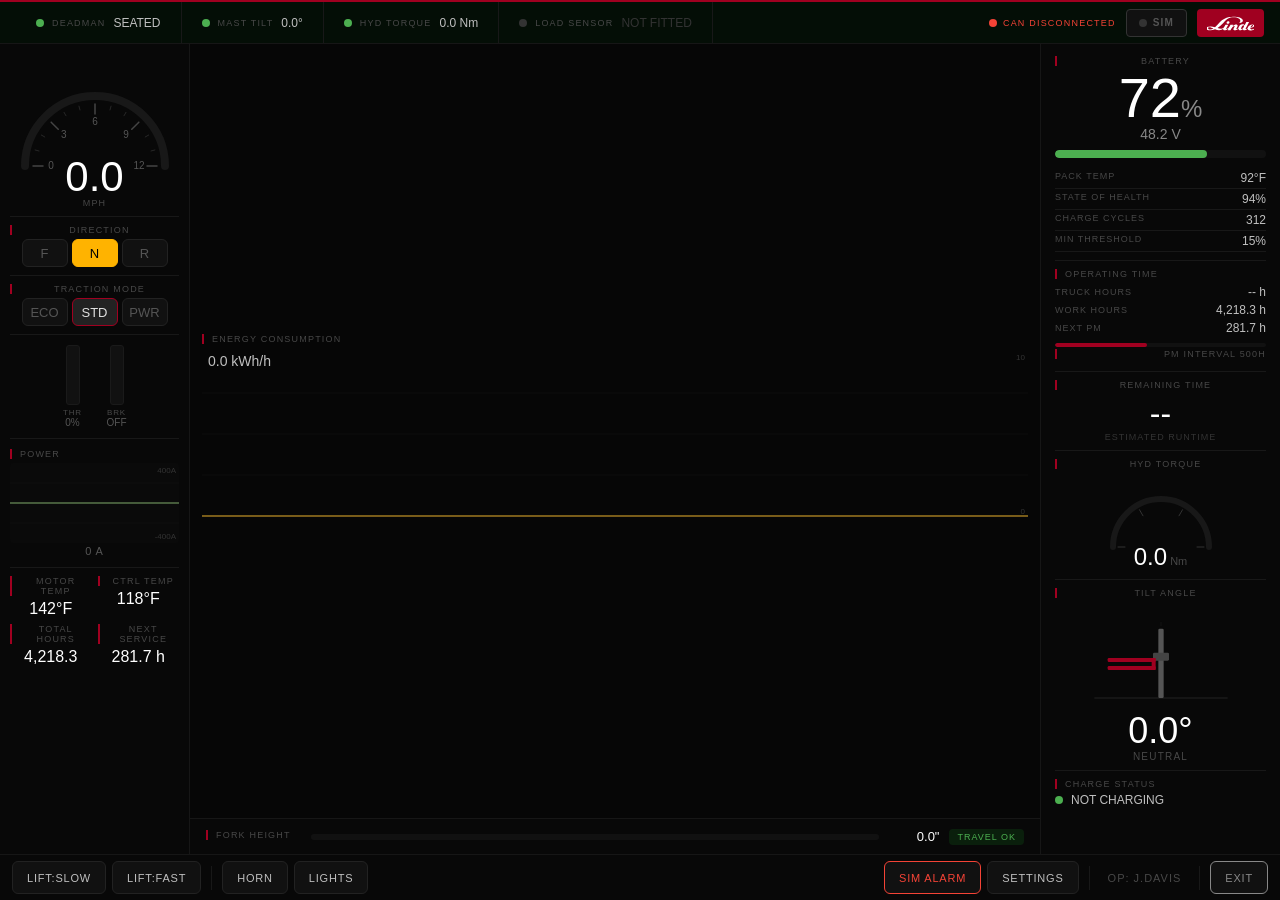
<file: index.html>
<!DOCTYPE html>
<html lang="en">
<head>
  <meta charset="UTF-8">
  <meta name="viewport" content="width=device-width, initial-scale=1.0">
  <title>Forklift Dashboard</title>
  <link rel="stylesheet" href="style.css">
  <!-- Center panel reserved for future vehicle graphic -->
</head>
<body>
  <!-- SAFETY BAR -->
  <div id="safety-bar">
    <div class="safety-zone" id="sz-deadman">
      <span class="status-dot dot-ok"></span>
      <span class="sz-label">DEADMAN</span>
      <span class="sz-value">SEATED</span>
    </div>
    <div class="safety-zone" id="sz-tilt">
      <span class="status-dot dot-ok"></span>
      <span class="sz-label">MAST TILT</span>
      <span class="sz-value">0.0&deg;</span>
    </div>
    <div class="safety-zone" id="sz-pressure">
      <span class="status-dot dot-ok"></span>
      <span class="sz-label">HYD TORQUE</span>
      <span class="sz-value">0 Nm</span>
    </div>
    <div class="safety-zone" id="sz-load">
      <span class="status-dot dot-disabled"></span>
      <span class="sz-label">LOAD SENSOR</span>
      <span class="sz-value sz-disabled">NOT FITTED</span>
    </div>
    <div id="linde-badge">
      <div id="can-status" class="can-connected">
        <span class="status-dot dot-ok"></span>
        <span>CAN</span>
      </div>
      <button id="btn-sim-toggle" class="sim-toggle" title="Toggle CAN trace replay">
        <span class="sim-dot"></span>
        <span class="sim-label">SIM</span>
      </button>
      <div id="linde-logo-badge">
        <svg viewBox="60 90 220 75" xmlns="http://www.w3.org/2000/svg">
          <path fill="#FFFFFF" d="M263.835,148.324c1.278-3.651,5.296-11.47,10.169-11.47c0.907,0,1.503,0.435,1.795,1.068
            c0.313,0.675,0.262,1.609-0.073,2.41C274.025,144.411,269.155,147.439,263.835,148.324 M233.737,141.533
            c-0.176,3.456-5.05,14.297-11.158,14.297c-2.668,0-2.793-2.656-2.257-4.996c0.858-3.745,6.041-12.873,10.811-12.873
            C233.092,137.961,233.828,139.747,233.737,141.533 M89.831,153.545c-4.542,2.909-9.111,4.676-13.732,4.676
            c-6.963,0-10.875-2.68-10.875-6.079c0-2.407,2.278-4.579,6.343-4.579C77.003,147.564,83.19,150.39,89.831,153.545 M263.308,150.786
            c3.97-0.636,16.567-2.641,18.34-8.942c1.46-5.184-3.416-7.719-8.393-7.719c-9.917,0-19.95,6.143-22.499,16.244
            c-0.137,0.523-0.228,1.065-0.277,1.613c-3.079,2.641-6.081,4.071-7.754,4.071c-1.834,0-2.069-1.269-1.223-2.909l15.791-30.602
            h-12.856l-8.432,16.332c-0.624-2.282-3.209-4.944-8.889-4.944c-10.802,0-17.111,8.963-19.335,15.054
            c-0.386,1.062-0.633,2.093-0.751,3.082c-3.039,2.586-5.996,3.986-7.651,3.986c-1.831,0-2.069-1.269-1.223-2.909l4.578-8.866
            c2.361-4.573,0.256-9.599-6.072-9.599c-5.494,0-10.528,2.963-16.686,7.46l3.45-6.684h-13.272l-3.909,7.579
            c-4.25,8.233-11.776,13.019-14.836,13.019c-1.831,0-2.099-1.29-1.22-2.909l9.595-17.689h-13.263l-5.342,9.843
            c-1.993,3.672-6.927,9.112-14.988,9.112c-5.448,0-11.049-1.403-16.841-3.189c9.202-5.583,18.505-13.326,27.077-23.233
            c17.026-19.679,28.297-27.145,46.954-27.145c24.09,0,33.088,9.109,33.088,16.627c0,5.781-2.744,7.628-5.004,8.662l0.335,1.953
            c10.684-0.402,16.67-5.662,16.67-11.747c0-10.594-18.203-18.675-46.92-18.675c-24.719,0-46.16,10.214-60.609,25.539
            c-7.845,8.312-15.557,17.452-23.284,24.304c-6.528-1.975-13.309-3.602-20.391-3.602c-13.762,0-22.52,3.472-22.52,9.474
            c0,5.331,9.759,8.635,21.291,8.635c6.528,0,13.92-1.609,21.647-4.825c6.087,2.656,12.436,4.825,18.842,4.825
            c8.417,0,15.472-4.299,20.09-8.282c-2.212,4.546,0.608,8.282,5.692,8.282c4.794,0,12.265-2.808,18.629-8.693l-4.085,7.911h13.275
            l1.174-2.282c2.741-5.337,9.579-17.528,16.296-17.528c1.965,0,2.403,1.813,1.445,3.672l-4.268,8.264
            c-2.461,4.765,0.28,8.656,5.503,8.656c4.368,0,10.86-2.334,16.755-7.202c0.56,4.26,3.775,7.202,8.296,7.202
            c5.241,0,11.487-4.32,13.64-6.353c-0.341,3.064,1.226,6.353,5.695,6.353c3.647,0,10.033-2.388,15.931-7.366
            c0.745,4.101,4.222,7.865,11.903,7.865c6.321,0,14.334-2.732,19.521-6.079l-0.046-2.379c-4.286,2.06-8.174,3.706-12.567,3.706
            C265,157.759,262.475,154.659,263.308,150.786 M165.382,125.301c0.514-3.353-2.066-6.067-5.771-6.067
            c-3.705,0-7.121,2.714-7.639,6.067c-0.517,3.356,2.062,6.07,5.768,6.07C161.443,131.371,164.862,128.657,165.382,125.301"/>
        </svg>
      </div>
    </div>
  </div>

  <!-- MAIN CONTENT -->
  <div id="main">
    <!-- LEFT PANEL -->
    <div id="left-panel">
      <div id="speed-gauge-container">
        <canvas id="speed-gauge" width="170" height="120"></canvas>
        <div id="speed-value">0.0</div>
        <div id="speed-unit">MPH</div>
      </div>

      <div class="panel-divider"></div>

      <div id="direction-indicator">
        <div class="section-label">DIRECTION</div>
        <div class="pill-group">
          <button class="pill pill-f" data-dir="F">F</button>
          <button class="pill pill-n active" data-dir="N">N</button>
          <button class="pill pill-r" data-dir="R">R</button>
        </div>
      </div>

      <div class="panel-divider"></div>

      <div id="traction-mode">
        <div class="section-label">TRACTION MODE</div>
        <div class="pill-group">
          <button class="pill pill-mode" data-mode="ECO">ECO</button>
          <button class="pill pill-mode active" data-mode="STD">STD</button>
          <button class="pill pill-mode" data-mode="PWR">PWR</button>
        </div>
      </div>

      <div class="panel-divider"></div>

      <div id="pedal-section">
        <div class="pedal-bars">
          <div class="pedal-bar-col">
            <div class="pedal-track">
              <div class="pedal-fill pedal-throttle-fill" id="throttle-fill"></div>
            </div>
            <div class="pedal-label">THR</div>
            <div class="pedal-val" id="throttle-val">0%</div>
          </div>
          <div class="pedal-bar-col">
            <div class="pedal-track">
              <div class="pedal-fill pedal-brake-fill" id="brake-fill"></div>
            </div>
            <div class="pedal-label">BRK</div>
            <div class="pedal-val" id="brake-val">OFF</div>
          </div>
        </div>
      </div>

      <div class="panel-divider"></div>

      <div id="motor-current-container">
        <div class="section-label">POWER</div>
        <canvas id="mc-graph" width="340" height="90"></canvas>
        <div id="mc-labels">
          <span id="mc-value">0 A</span>
        </div>
      </div>

      <div class="panel-divider"></div>

      <div id="stats-grid">
        <div class="stat-cell">
          <div class="section-label">MOTOR TEMP</div>
          <div class="stat-value" id="motor-temp-val">142&deg;F</div>
        </div>
        <div class="stat-cell">
          <div class="section-label">CTRL TEMP</div>
          <div class="stat-value" id="ctrl-temp-val">118&deg;F</div>
        </div>
        <div class="stat-cell">
          <div class="section-label">TOTAL HOURS</div>
          <div class="stat-value" id="total-hours-val">4,218.3</div>
        </div>
        <div class="stat-cell">
          <div class="section-label">NEXT SERVICE</div>
          <div class="stat-value" id="next-svc-val">281.7 h</div>
        </div>
      </div>
    </div>

    <!-- CENTER PANEL -->
    <div id="center-panel">
      <div id="canvas-wrapper">
        <div class="section-label">ENERGY CONSUMPTION</div>
        <canvas id="energy-graph" width="600" height="180"></canvas>
      </div>
      <div id="fork-height-strip">
        <div class="section-label" style="margin-right:10px;">FORK HEIGHT</div>
        <div id="fork-progress-track">
          <div id="fork-progress-fill"></div>
        </div>
        <span id="fork-height-value">0.0"</span>
        <span id="fork-status-badge" class="badge badge-ok">TRAVEL OK</span>
      </div>
    </div>

    <!-- RIGHT PANEL -->
    <div id="right-panel">
      <div id="battery-hero">
        <div class="section-label">BATTERY</div>
        <div id="batt-soc">72<span class="batt-unit">%</span></div>
        <div id="batt-voltage">48.2 V</div>
        <div id="batt-soc-bar-track">
          <div id="batt-soc-bar-fill" style="width:72%"></div>
        </div>
        <div id="batt-details">
          <div class="batt-row"><span class="batt-label">PACK TEMP</span><span class="batt-val" id="batt-temp-val">92&deg;F</span></div>
          <div class="batt-row"><span class="batt-label">STATE OF HEALTH</span><span class="batt-val" id="batt-soh-val">94%</span></div>
          <div class="batt-row"><span class="batt-label">CHARGE CYCLES</span><span class="batt-val" id="batt-cycles-val">312</span></div>
          <div class="batt-row"><span class="batt-label">MIN THRESHOLD</span><span class="batt-val" id="batt-min-val">15%</span></div>
        </div>
      </div>

      <div class="panel-divider"></div>

      <div id="op-hours-section">
        <div class="section-label">OPERATING TIME</div>
        <div class="op-row"><span>TRUCK HOURS</span><span id="op-truck-val">-- h</span></div>
        <div class="op-row"><span>WORK HOURS</span><span id="op-total-val">-- h</span></div>
        <div class="op-row"><span>NEXT PM</span><span id="op-next-val">-- h</span></div>
        <div id="pm-bar-track">
          <div id="pm-bar-fill" style="width:0%"></div>
        </div>
        <div class="section-label" style="text-align:right;margin-top:2px;">PM INTERVAL 500h</div>
      </div>

      <div class="panel-divider"></div>

      <div id="remaining-time-section">
        <div class="section-label">REMAINING TIME</div>
        <div id="remaining-time-value">--</div>
        <div id="remaining-time-label">estimated runtime</div>
      </div>

      <div class="panel-divider"></div>

      <div id="hyd-section">
        <div class="section-label">HYD TORQUE</div>
        <div id="hyd-gauge-wrap">
          <canvas id="hyd-gauge" width="120" height="80"></canvas>
          <div id="hyd-psi-value">0<span class="hyd-unit"> Nm</span></div>
        </div>
      </div>

      <div class="panel-divider"></div>

      <div id="tilt-section">
        <div class="section-label">TILT ANGLE</div>
        <div id="tilt-viz">
          <svg id="tilt-svg" viewBox="0 0 120 80" xmlns="http://www.w3.org/2000/svg">
            <!-- ground line -->
            <line x1="10" y1="72" x2="110" y2="72" stroke="#1a1a1a" stroke-width="1"/>
            <!-- zero reference (dashed vertical) -->
            <line x1="60" y1="15" x2="60" y2="72" stroke="#1a1a1a" stroke-width="0.5" stroke-dasharray="3,3"/>
            <!-- mast + forks group, pivot at base of mast -->
            <g id="tilt-fork-group" transform-origin="60 70" style="transition: transform 0.3s ease-out;">
              <!-- mast -->
              <rect x="58" y="20" width="4" height="52" rx="1" fill="#555"/>
              <!-- carriage bracket -->
              <rect x="54" y="38" width="12" height="6" rx="1" fill="#444"/>
              <!-- upper fork tine -->
              <rect x="20" y="42" width="36" height="3" rx="1" fill="#A00020"/>
              <!-- lower fork tine -->
              <rect x="20" y="48" width="36" height="3" rx="1" fill="#A00020"/>
              <!-- fork heel -->
              <rect x="53" y="42" width="3" height="9" rx="0.5" fill="#A00020"/>
            </g>
            <!-- angle arc indicator -->
            <path id="tilt-arc" d="" fill="none" stroke="#A00020" stroke-width="1.5" opacity="0.6"/>
          </svg>
        </div>
        <div id="tilt-value">0.0&deg;</div>
        <div id="tilt-dir">NEUTRAL</div>
      </div>

      <div class="panel-divider"></div>

      <div id="charge-section">
        <div class="section-label">CHARGE STATUS</div>
        <div id="charge-indicator">
          <span class="status-dot dot-ok" id="charge-dot"></span>
          <span id="charge-text">NOT CHARGING</span>
        </div>
      </div>
    </div>
  </div>

  <!-- BOTTOM BAR -->
  <div id="bottom-bar">
    <div id="bb-left">
      <button class="bb-btn" id="btn-lift-slow">LIFT:SLOW</button>
      <button class="bb-btn" id="btn-lift-fast">LIFT:FAST</button>
      <div class="bb-divider"></div>
      <button class="bb-btn" id="btn-horn">HORN</button>
      <button class="bb-btn" id="btn-lights">LIGHTS</button>
    </div>
    <div id="bb-right">
      <button class="bb-btn bb-sim" id="btn-sim-alarm">SIM ALARM</button>
      <button class="bb-btn" id="btn-settings">SETTINGS</button>
      <div class="bb-divider"></div>
      <div id="operator-badge">OP: J.DAVIS</div>
      <div class="bb-divider"></div>
      <button class="bb-btn bb-exit" id="btn-exit">EXIT</button>
    </div>
  </div>

  <script type="module" src="js/main.js"></script>
</body>
</html>
</file>
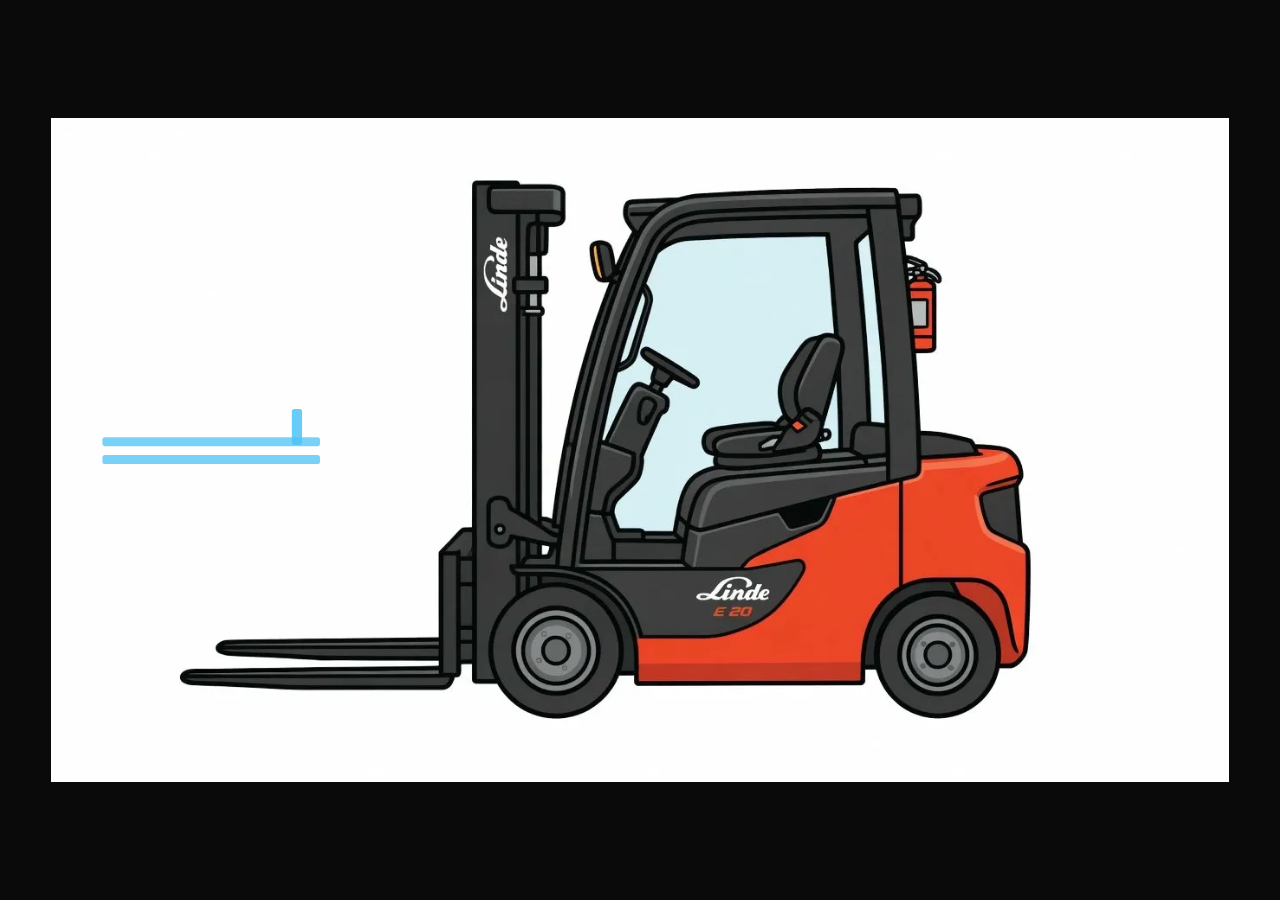
<file: forklift-model-viewer.html>
<!DOCTYPE html>
<html lang="en">
<head>
<meta charset="UTF-8">
<style>
  * { margin: 0; padding: 0; box-sizing: border-box; }
  html, body {
    width: 100%; height: 100%;
    background: #0a0a0a;
    overflow: hidden;
  }
  #viewer {
    position: relative;
    width: 100%; height: 100%;
    display: flex;
    align-items: center;
    justify-content: center;
  }
  #forklift-img {
    max-width: 92%;
    max-height: 88%;
    object-fit: contain;
    user-select: none;
    -webkit-user-drag: none;
  }
  /* SVG overlay positioned absolutely on top of the image */
  #fork-overlay {
    position: absolute;
    top: 0; left: 0;
    width: 100%; height: 100%;
    pointer-events: none;
  }
  #height-label {
    position: absolute;
    top: 10px;
    left: 50%;
    transform: translateX(-50%);
    color: #4fc3f7;
    font-family: 'Segoe UI', system-ui, sans-serif;
    font-size: 13px;
    font-weight: 600;
    letter-spacing: 0.5px;
    opacity: 0;
    transition: opacity 0.3s;
  }
  #height-label.visible {
    opacity: 1;
  }
</style>
</head>
<body>
<div id="viewer">
  <img id="forklift-img" src="e20.webp" alt="Linde E20 Forklift">
  <svg id="fork-overlay" viewBox="0 0 1000 600" preserveAspectRatio="xMidYMid meet">
    <!-- Carriage / fork group that moves up -->
    <g id="fork-group">
      <!-- Mast carriage indicator bar -->
      <rect id="carriage-bar" x="228" y="268" width="8" height="28" rx="2"
            fill="#4fc3f7" opacity="0.85"/>
      <!-- Fork tines -->
      <g id="fork-tines" opacity="0.75">
        <rect x="80" y="290" width="170" height="7" rx="2" fill="#4fc3f7"/>
        <rect x="80" y="304" width="170" height="7" rx="2" fill="#4fc3f7"/>
      </g>
    </g>
    <!-- Mast travel guide lines -->
    <line x1="232" y1="100" x2="232" y2="268" stroke="#4fc3f7" stroke-width="1"
          stroke-dasharray="4,4" opacity="0"/>
  </svg>
  <div id="height-label">0.0"</div>
</div>

<script>
(function() {
  const MAX_INCHES = 240;
  // How far the fork group can travel upward in SVG units
  const MAX_TRAVEL_SVG = 180;

  const forkGroup = document.getElementById('fork-group');
  const guideLines = document.querySelector('#fork-overlay line');
  const heightLabel = document.getElementById('height-label');

  let currentHeight = 0;
  let labelTimeout = null;

  function setForkHeight(inches) {
    const clamped = Math.max(0, Math.min(MAX_INCHES, inches));
    currentHeight = clamped;
    const ratio = clamped / MAX_INCHES;
    const translateY = -ratio * MAX_TRAVEL_SVG;

    forkGroup.setAttribute('transform', 'translate(0,' + translateY + ')');

    // Show guide lines when forks are raised
    if (ratio > 0.01) {
      guideLines.setAttribute('opacity', '0.3');
      guideLines.setAttribute('y2', 268 + translateY);
    } else {
      guideLines.setAttribute('opacity', '0');
    }

    // Show height label briefly
    heightLabel.textContent = clamped.toFixed(1) + '"';
    heightLabel.classList.add('visible');
    clearTimeout(labelTimeout);
    labelTimeout = setTimeout(function() {
      heightLabel.classList.remove('visible');
    }, 2000);
  }

  // Expose public API
  window.LindeModel = {
    setForkHeight: setForkHeight,
    getForkHeight: function() { return currentHeight; }
  };
})();
</script>
</body>
</html>
</file>
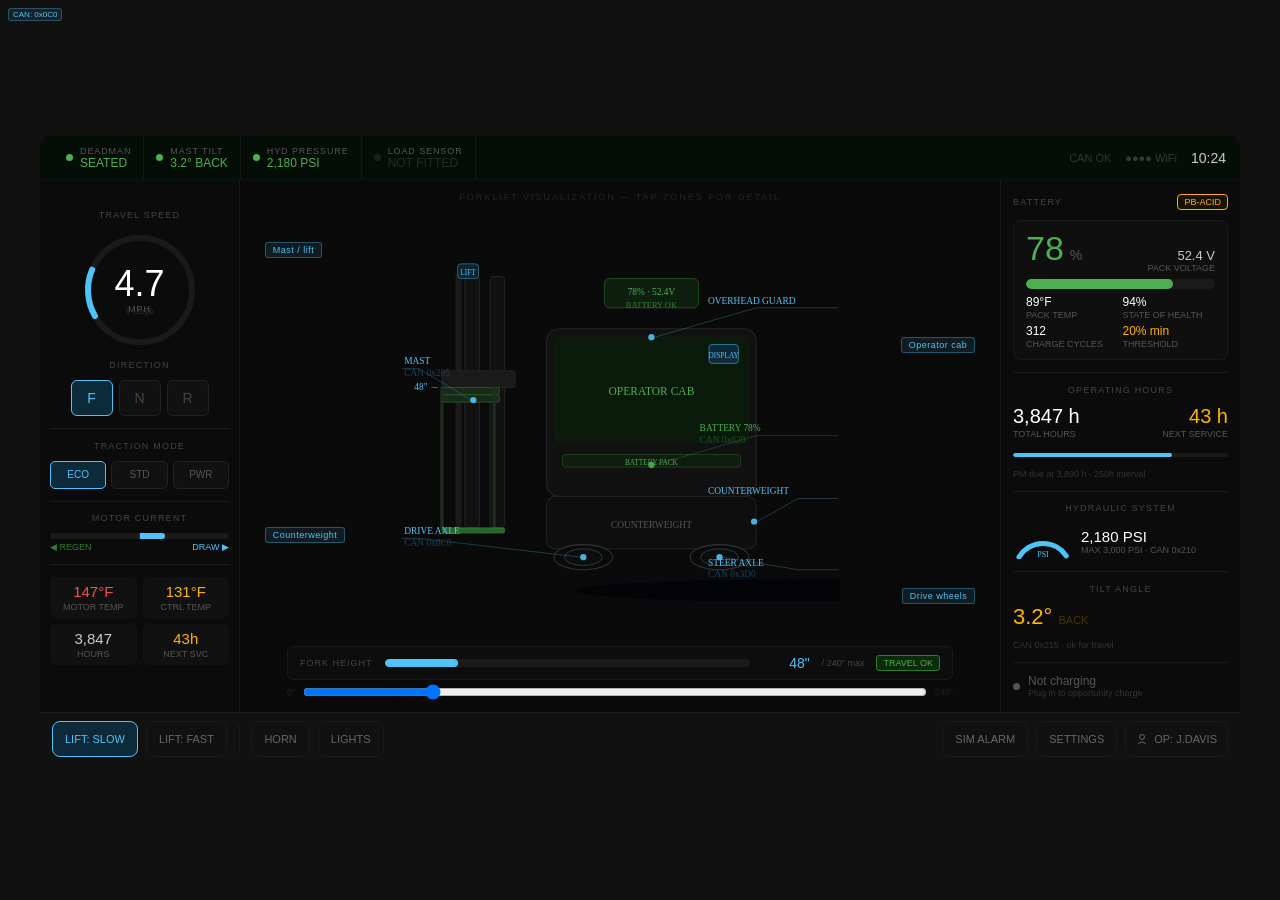
<file: forklift_dash_concept_v2.html>
<!DOCTYPE html>
<html lang="en">
<head>
<meta charset="UTF-8">
<meta name="viewport" content="width=device-width, initial-scale=1.0">
<title>Forklift Dashboard Concept v2</title>
<style>
*{box-sizing:border-box;margin:0;padding:0}
body{background:#111;display:flex;align-items:center;justify-content:center;min-height:100vh;padding:16px}
.screen{background:#080808;color:#fff;font-family:'Helvetica Neue',Helvetica,sans-serif;border-radius:10px;overflow:hidden;width:100%;max-width:1200px;display:flex;flex-direction:column}
@keyframes blink{0%,100%{opacity:1}50%{opacity:.15}}
@keyframes pulse{0%,100%{opacity:.55}50%{opacity:.95}}
.sbar{height:44px;display:flex;align-items:center;padding:0 14px;gap:0;flex-shrink:0;border-bottom:1px solid #111;transition:background .35s}
.sbar.ok{background:#040e06}.sbar.warn{background:#100c00}.sbar.alarm{background:#0e0404}
.sz{display:flex;align-items:center;gap:7px;padding:0 12px;height:100%;border-right:.5px solid #161616;cursor:pointer;transition:background .15s;user-select:none}
.sz:hover{background:rgba(255,255,255,.04)}
.sdot{width:7px;height:7px;border-radius:50%;flex-shrink:0}
.slbl{font-size:9px;letter-spacing:.9px;color:#555}
.sval{font-size:12px;font-weight:500}
.s-ok .sdot{background:#4caf50}.s-ok .sval{color:#4caf50}
.s-warn .sdot{background:#ffb300;animation:blink 1.4s ease-in-out infinite}.s-warn .sval{color:#ffb300}
.s-alarm .sdot{background:#f44336;animation:blink .7s step-end infinite}.s-alarm .sval{color:#f44336}
.sr{margin-left:auto;display:flex;align-items:center;gap:14px;font-size:11px;color:#383838}
.mn{flex:1;display:grid;grid-template-columns:200px 1fr 240px;min-height:0}
.lp{background:#0b0b0b;border-right:.5px solid #1a1a1a;display:flex;flex-direction:column;align-items:center;padding:14px 10px;gap:10px}
.cp{background:#0a0a0a;display:flex;flex-direction:column;align-items:center;justify-content:flex-start;position:relative;padding:12px 10px}
.rp{background:#0b0b0b;border-left:.5px solid #1a1a1a;display:flex;flex-direction:column;padding:14px 12px;gap:10px}
.bb{height:52px;background:#111;border-top:.5px solid #1e1e1e;display:flex;align-items:center;padding:0 12px;gap:8px;flex-shrink:0}
.sec-label{font-size:9px;color:#444;letter-spacing:1.2px;width:100%;text-align:center}
.divider{height:.5px;background:#1a1a1a;width:100%;margin:2px 0}
.dir-row{display:flex;gap:6px}
.dir-btn{width:42px;height:36px;border-radius:6px;display:flex;align-items:center;justify-content:center;font-size:14px;font-weight:500;cursor:pointer;border:.5px solid #222;background:#111;color:#444;transition:all .15s}
.dir-btn.fwd.active{background:#0d2a3a;border-color:#4fc3f7;color:#4fc3f7}
.dir-btn.neu.active{background:#1a1a0d;border-color:#ffb300;color:#ffb300}
.dir-btn.rev.active{background:#1a0d0d;border-color:#ef5350;color:#ef5350}
.speed-ring{position:relative;width:120px;height:120px;flex-shrink:0}
.speed-value{position:absolute;inset:0;display:flex;flex-direction:column;align-items:center;justify-content:center}
.speed-num{font-size:36px;font-weight:300;line-height:1}
.speed-unit{font-size:9px;color:#555;letter-spacing:1px;margin-top:2px}
.mode-row{display:flex;gap:5px;width:100%}
.mode-btn{flex:1;height:28px;border-radius:5px;border:.5px solid #222;background:#111;font-size:10px;color:#555;cursor:pointer;display:flex;align-items:center;justify-content:center;transition:all .15s}
.mode-btn.active{background:#0d2a3a;border-color:#4fc3f7;color:#4fc3f7}
.stat-grid{display:grid;grid-template-columns:1fr 1fr;gap:6px;width:100%}
.stat-cell{background:#111;border-radius:6px;padding:6px 8px;text-align:center;cursor:pointer;transition:background .15s}
.stat-cell:hover{background:#161616}
.stat-v{font-size:15px;font-weight:400}
.stat-l{font-size:9px;color:#555;margin-top:2px}
.batt-hero{width:100%;background:#0f0f0f;border-radius:8px;padding:10px 12px;border:.5px solid #1a1a1a}
.batt-soc-row{display:flex;align-items:baseline;gap:6px;margin-bottom:6px}
.batt-pct{font-size:34px;font-weight:300;line-height:1;color:#4caf50}
.batt-bar-wrap{height:10px;background:#1a1a1a;border-radius:5px;overflow:hidden;margin-bottom:6px}
.batt-bar-fill{height:100%;border-radius:5px;background:#4caf50}
.batt-meta{display:grid;grid-template-columns:1fr 1fr;gap:4px}
.batt-kv{font-size:12px;font-weight:400}
.batt-kl{font-size:9px;color:#555;margin-top:1px}
.chem-badge{display:inline-flex;align-items:center;gap:4px;font-size:9px;border-radius:4px;padding:2px 6px;cursor:pointer}
.chem-badge.la{background:#1a1200;border:.5px solid #ffb300;color:#ffb300}
.chem-badge.li{background:#0d1a2a;border:.5px solid #4fc3f7;color:#4fc3f7}
.hours-val{font-size:20px;font-weight:300}
.hours-lbl{font-size:9px;color:#555;margin-top:1px}
.pm-bar{height:4px;background:#1a1a1a;border-radius:2px;overflow:hidden;margin-top:4px}
.pm-fill{height:100%;border-radius:2px;background:#4fc3f7}
.hyd-gauge{width:100%;display:flex;align-items:center;gap:8px}
.charge-row{display:flex;align-items:center;gap:8px;font-size:12px}
.charge-dot{width:7px;height:7px;border-radius:50%;background:#555}
.touch-btn{height:36px;border-radius:8px;background:#111;border:.5px solid #1a1a1a;color:#666;font-size:11px;padding:0 12px;cursor:pointer;display:flex;align-items:center;gap:6px;transition:all .15s;white-space:nowrap}
.touch-btn:hover{background:#161616;border-color:#333;color:#aaa}
.touch-btn.active{background:#0d2a3a;border-color:#4fc3f7;color:#4fc3f7}
.tooltip-box{position:absolute;background:#111;border:.5px solid #333;border-radius:8px;padding:10px 14px;font-size:12px;color:#aaa;z-index:50;max-width:240px;pointer-events:none;opacity:0;transition:opacity .2s;line-height:1.6}
.tooltip-box.show{opacity:1}
.zone-tag{position:absolute;font-size:9px;background:rgba(79,195,247,.1);border:.5px solid rgba(79,195,247,.35);color:#4fc3f7;padding:2px 7px;border-radius:3px;cursor:pointer;letter-spacing:.5px;transition:background .15s}
.zone-tag:hover{background:rgba(79,195,247,.2)}
.alarm-banner{display:none;position:absolute;top:0;left:0;right:0;bottom:0;background:rgba(244,67,54,.08);border:1.5px solid rgba(244,67,54,.4);border-radius:4px;pointer-events:none}
.alarm-banner.show{display:block}
.map-placeholder{flex:1;background:#141a14;border-radius:6px;position:relative;overflow:hidden;display:flex;align-items:center;justify-content:center;min-height:60px}
.can-badge{font-size:8px;background:rgba(79,195,247,.1);color:#4fc3f7;border:.5px solid rgba(79,195,247,.3);border-radius:3px;padding:1px 4px;white-space:nowrap}
.fh-strip{width:90%;background:#0d0d0d;border-radius:6px;padding:8px 12px;border:.5px solid #1a1a1a;display:flex;align-items:center;gap:12px;margin-top:8px}
.fh-badge{font-size:9px;padding:2px 6px;border-radius:3px;white-space:nowrap}
.fh-ok{background:#0d2a0d;color:#4caf50;border:.5px solid #2e7d32}
.fh-warn{background:#150f00;color:#ffb300;border:.5px solid #4a3800}
.fh-alarm{background:#150505;color:#f44336;border:.5px solid #4a1010}
</style>
</head>
<body>
<div class="screen" id="mainscreen">

  <div class="sbar ok" id="safetybar">
    <div class="sz s-ok" id="sz-seat" onclick="toggleSeat()">
      <div class="sdot"></div>
      <div><div class="slbl">DEADMAN</div><div class="sval" id="seat-val">SEATED</div></div>
    </div>
    <div class="sz s-ok" id="sz-tilt" onclick="cycleTilt()">
      <div class="sdot"></div>
      <div><div class="slbl">MAST TILT</div><div class="sval" id="tilt-val">3.2° BACK</div></div>
    </div>
    <div class="sz s-ok" id="sz-hyd" onclick="cycleHyd()">
      <div class="sdot"></div>
      <div><div class="slbl">HYD PRESSURE</div><div class="sval" id="hyd-val">2,180 PSI</div></div>
    </div>
    <div class="sz" style="cursor:default">
      <div class="sdot" style="background:#1e1e1e"></div>
      <div><div class="slbl">LOAD SENSOR</div><div class="sval" style="color:#282828">NOT FITTED</div></div>
    </div>
    <div class="sr">
      <span style="color:#2a3a28">CAN OK</span>
      <span>●●●● WiFi</span>
      <span style="font-size:14px;font-weight:500;color:#ccc">10:24</span>
    </div>
  </div>

  <div class="mn">

    <div class="lp">
      <div style="position:absolute;top:8px;left:8px" class="can-badge">CAN: 0x0C0</div>
      <div class="sec-label" style="margin-top:16px">TRAVEL SPEED</div>
      <div class="speed-ring">
        <svg viewBox="0 0 120 120" style="position:absolute;inset:0;width:100%;height:100%">
          <circle cx="60" cy="60" r="52" fill="none" stroke="#1a1a1a" stroke-width="6"/>
          <circle cx="60" cy="60" r="52" fill="none" stroke="#4fc3f7" stroke-width="6"
            stroke-dasharray="130 327" stroke-dashoffset="82" stroke-linecap="round" transform="rotate(-210 60 60)"/>
          <text x="60" y="84" text-anchor="middle" font-size="8" fill="#333" font-family="Helvetica Neue">0      12mph</text>
        </svg>
        <div class="speed-value">
          <span class="speed-num">4.7</span>
          <span class="speed-unit">MPH</span>
        </div>
      </div>
      <div class="sec-label">DIRECTION</div>
      <div class="dir-row">
        <div class="dir-btn fwd active" id="dir-f" onclick="setDir('f')">F</div>
        <div class="dir-btn neu" id="dir-n" onclick="setDir('n')">N</div>
        <div class="dir-btn rev" id="dir-r" onclick="setDir('r')">R</div>
      </div>
      <div class="divider"></div>
      <div class="sec-label">TRACTION MODE</div>
      <div class="mode-row">
        <div class="mode-btn active" id="mode-eco" onclick="setMode('eco')">ECO</div>
        <div class="mode-btn" id="mode-std" onclick="setMode('std')">STD</div>
        <div class="mode-btn" id="mode-pwr" onclick="setMode('pwr')">PWR</div>
      </div>
      <div class="divider"></div>
      <div class="sec-label">MOTOR CURRENT</div>
      <div style="width:100%">
        <div style="height:6px;background:#1a1a1a;border-radius:3px;display:flex;overflow:hidden">
          <div style="width:50%;display:flex;justify-content:flex-end"><div style="width:0%;height:100%;background:#2e7d32;border-radius:3px 0 0 3px"></div></div>
          <div style="width:1px;background:#333"></div>
          <div style="width:50%"><div style="width:28%;height:100%;background:#4fc3f7;border-radius:0 3px 3px 0"></div></div>
        </div>
        <div style="display:flex;justify-content:space-between;margin-top:3px">
          <span style="font-size:9px;color:#2e7d32">◀ REGEN</span>
          <span style="font-size:9px;color:#4fc3f7">DRAW ▶</span>
        </div>
      </div>
      <div class="divider"></div>
      <div class="stat-grid">
        <div class="stat-cell"><div class="stat-v" style="color:#ef5350">147°F</div><div class="stat-l">MOTOR TEMP</div></div>
        <div class="stat-cell"><div class="stat-v" style="color:#ffb300">131°F</div><div class="stat-l">CTRL TEMP</div></div>
        <div class="stat-cell"><div class="stat-v" style="color:#ccc">3,847</div><div class="stat-l">HOURS</div></div>
        <div class="stat-cell"><div class="stat-v" style="color:#ffb300">43h</div><div class="stat-l">NEXT SVC</div></div>
      </div>
    </div>

    <div class="cp" id="centerpanel">
      <div style="font-size:9px;color:#1a2a1a;letter-spacing:2px;margin-bottom:6px">FORKLIFT VISUALIZATION — TAP ZONES FOR DETAIL</div>
      <div style="position:relative;width:100%;flex:1;display:flex;align-items:center;justify-content:center">
        <svg viewBox="0 0 420 340" style="width:90%;max-width:440px">
          <ellipse cx="388" cy="330" rx="220" ry="11" fill="#020408" opacity=".9"/>
          <rect x="140" y="80" width="200" height="160" rx="12" fill="#111" stroke="#252525" stroke-width="1"/>
          <rect x="148" y="88" width="184" height="100" rx="6" fill="#0a1a0a" stroke="#1a2a1a" stroke-width=".5"/>
          <text x="240" y="143" text-anchor="middle" font-size="11" fill="#4caf50" font-family="Helvetica Neue" font-weight="500">OPERATOR CAB</text>
          <rect x="295" y="95" width="28" height="18" rx="3" fill="#0d2a3a" stroke="#4fc3f7" stroke-width=".5"/>
          <text x="309" y="108" text-anchor="middle" font-size="7" fill="#4fc3f7" font-family="Helvetica Neue">DISPLAY</text>
          <rect x="155" y="200" width="170" height="12" rx="3" fill="#0f1f0f" stroke="#2e7d32" stroke-width=".5" opacity=".8"/>
          <text x="240" y="210" text-anchor="middle" font-size="7" fill="#4caf50" font-family="Helvetica Neue">BATTERY PACK</text>
          <rect x="140" y="240" width="200" height="50" rx="8" fill="#0e0e0e" stroke="#222" stroke-width="1"/>
          <text x="240" y="270" text-anchor="middle" font-size="9" fill="#555" font-family="Helvetica Neue">COUNTERWEIGHT</text>
          <ellipse cx="175" cy="298" rx="28" ry="12" fill="#0a0a0a" stroke="#333" stroke-width="1"/>
          <ellipse cx="175" cy="298" rx="18" ry="8" fill="#111" stroke="#4fc3f7" stroke-width=".5" opacity=".5"/>
          <ellipse cx="305" cy="298" rx="28" ry="12" fill="#0a0a0a" stroke="#333" stroke-width="1"/>
          <ellipse cx="305" cy="298" rx="18" ry="8" fill="#111" stroke="#4fc3f7" stroke-width=".5" opacity=".5"/>
          <rect x="62" y="30" width="14" height="240" rx="4" fill="#111" stroke="#252525" stroke-width="1"/>
          <rect x="86" y="30" width="14" height="240" rx="4" fill="#111" stroke="#252525" stroke-width="1"/>
          <line x1="56" y1="30" x2="56" y2="270" stroke="#1a1a1a" stroke-width="6" stroke-linecap="round"/>
          <g id="fork-carriage">
            <rect x="40" y="120" width="70" height="16" rx="3" fill="#1a1a1a" stroke="#333" stroke-width=".5"/>
            <rect x="40" y="136" width="55" height="7" rx="2" fill="#1a2a1a" stroke="#2e7d32" stroke-width=".5"/>
            <rect x="40" y="143" width="55" height="7" rx="2" fill="#1a2a1a" stroke="#2e7d32" stroke-width=".5"/>
            <line x1="40" y1="136" x2="40" y2="270" stroke="#1e2e1e" stroke-width="3" stroke-linecap="round"/>
            <line x1="90" y1="136" x2="90" y2="270" stroke="#1e2e1e" stroke-width="3" stroke-linecap="round"/>
            <rect x="40" y="270" width="60" height="5" rx="2" fill="#2e7d32" stroke="#4caf50" stroke-width=".5" opacity=".8"/>
            <text id="height-lbl" x="20" y="138" text-anchor="middle" font-size="9" fill="#4fc3f7" font-family="Helvetica Neue">48"</text>
            <line x1="30" y1="136" x2="36" y2="136" stroke="#4fc3f7" stroke-width=".5"/>
          </g>
          <rect x="55" y="18" width="20" height="14" rx="3" fill="#0d2a3a" stroke="#4fc3f7" stroke-width=".5" opacity=".8"/>
          <text x="65" y="29" text-anchor="middle" font-size="7" fill="#4fc3f7" font-family="Helvetica Neue">LIFT</text>
          <rect x="195" y="32" width="90" height="28" rx="5" fill="#0f1f0f" stroke="#2e7d32" stroke-width=".5"/>
          <text x="240" y="48" text-anchor="middle" font-size="9" fill="#4caf50" font-family="Helvetica Neue" font-weight="500">78% · 52.4V</text>
          <text x="240" y="60" text-anchor="middle" font-size="8" fill="#2e7d32" font-family="Helvetica Neue">BATTERY OK</text>
          <!-- Callouts left -->
          <circle cx="70" cy="148" r="3" fill="#4fc3f7" opacity=".9"/>
          <line x1="68" y1="148" x2="18" y2="118" stroke="#4fc3f7" stroke-width=".5" opacity=".5"/>
          <line x1="18" y1="118" x2="2" y2="118" stroke="#4fc3f7" stroke-width=".5" opacity=".5"/>
          <text x="4" y="114" font-size="9" fill="#4fc3f7" font-family="Helvetica Neue" font-weight="500">MAST</text>
          <text x="4" y="125" font-size="9" fill="#1a4060" font-family="Helvetica Neue">CAN 0x205</text>
          <circle cx="175" cy="298" r="3" fill="#4fc3f7" opacity=".9"/>
          <line x1="173" y1="298" x2="18" y2="280" stroke="#4fc3f7" stroke-width=".5" opacity=".5"/>
          <line x1="18" y1="280" x2="2" y2="280" stroke="#4fc3f7" stroke-width=".5" opacity=".5"/>
          <text x="4" y="276" font-size="9" fill="#4fc3f7" font-family="Helvetica Neue" font-weight="500">DRIVE AXLE</text>
          <text x="4" y="287" font-size="9" fill="#1a4060" font-family="Helvetica Neue">CAN 0x0C0</text>
          <!-- Callouts right -->
          <circle cx="240" cy="88" r="3" fill="#4fc3f7" opacity=".9"/>
          <line x1="243" y1="88" x2="340" y2="60" stroke="#4fc3f7" stroke-width=".5" opacity=".5"/>
          <line x1="340" y1="60" x2="418" y2="60" stroke="#4fc3f7" stroke-width=".5" opacity=".5"/>
          <text x="294" y="56" font-size="9" fill="#4fc3f7" font-family="Helvetica Neue" font-weight="500">OVERHEAD GUARD</text>
          <circle cx="240" cy="210" r="3" fill="#4caf50" opacity=".9"/>
          <line x1="243" y1="210" x2="340" y2="182" stroke="#4caf50" stroke-width=".5" opacity=".5"/>
          <line x1="340" y1="182" x2="418" y2="182" stroke="#4caf50" stroke-width=".5" opacity=".5"/>
          <text x="286" y="178" font-size="9" fill="#4caf50" font-family="Helvetica Neue" font-weight="500">BATTERY 78%</text>
          <text x="286" y="189" font-size="9" fill="#185028" font-family="Helvetica Neue">CAN 0x620</text>
          <circle cx="338" cy="264" r="3" fill="#4fc3f7" opacity=".9"/>
          <line x1="341" y1="264" x2="380" y2="242" stroke="#4fc3f7" stroke-width=".5" opacity=".5"/>
          <line x1="380" y1="242" x2="418" y2="242" stroke="#4fc3f7" stroke-width=".5" opacity=".5"/>
          <text x="294" y="238" font-size="9" fill="#4fc3f7" font-family="Helvetica Neue" font-weight="500">COUNTERWEIGHT</text>
          <circle cx="305" cy="298" r="3" fill="#4fc3f7" opacity=".9"/>
          <line x1="308" y1="298" x2="380" y2="310" stroke="#4fc3f7" stroke-width=".5" opacity=".5"/>
          <line x1="380" y1="310" x2="418" y2="310" stroke="#4fc3f7" stroke-width=".5" opacity=".5"/>
          <text x="294" y="306" font-size="9" fill="#4fc3f7" font-family="Helvetica Neue" font-weight="500">STEER AXLE</text>
          <text x="294" y="317" font-size="9" fill="#1a4060" font-family="Helvetica Neue">CAN 0x3D0</text>
        </svg>
        <div class="zone-tag" style="top:8%;left:2%" onclick="showTip('Mast assembly — height encoder CAN 0x205. Tilt from angle sensor CAN 0x215. Travel interlock above 24 inches.')">Mast / lift</div>
        <div class="zone-tag" style="top:30%;right:2%" onclick="showTip('Operator cab — seat switch (deadman) CAN 0x300. Display mounted on dash. Horn, lights, mode controls on touchscreen.')">Operator cab</div>
        <div class="zone-tag" style="bottom:22%;left:2%" onclick="showTip('Counterweight — cast iron, 5,500 lb. Balances the load. Used in real-time stability / tip-over calculations.')">Counterweight</div>
        <div class="zone-tag" style="bottom:8%;right:2%" onclick="showTip('Drive wheels — front wheel drive. Motor encoder provides speed CAN 0x0C0. Rear-wheel steer on sit-down counterbalance.')">Drive wheels</div>
        <div class="alarm-banner" id="alarm-banner"></div>
        <div id="center-tooltip" class="tooltip-box" style="bottom:80px;left:50%;transform:translateX(-50%)"></div>
      </div>

      <div class="fh-strip">
        <div style="font-size:9px;color:#444;letter-spacing:1px">FORK HEIGHT</div>
        <div style="flex:1;height:8px;background:#1a1a1a;border-radius:4px;overflow:hidden">
          <div id="fh-bar" style="height:100%;width:20%;background:#4fc3f7;border-radius:4px;transition:width .3s"></div>
        </div>
        <div id="fh-label" style="font-size:14px;font-weight:500;color:#4fc3f7;min-width:48px;text-align:right">48"</div>
        <div style="font-size:9px;color:#444">/ 240" max</div>
        <div class="fh-badge fh-ok" id="fh-status">TRAVEL OK</div>
      </div>
      <div style="width:90%;display:flex;align-items:center;gap:8px;margin-top:4px">
        <span style="font-size:9px;color:#1a2a1a">0"</span>
        <input type="range" min="0" max="240" value="48" style="flex:1" oninput="updFH(this.value)">
        <span style="font-size:9px;color:#1a2a1a">240"</span>
      </div>
    </div>

    <div class="rp">
      <div style="display:flex;align-items:center;justify-content:space-between">
        <div class="sec-label" style="width:auto">BATTERY</div>
        <div class="chem-badge la" id="chem-badge" onclick="toggleChem()">PB-ACID</div>
      </div>
      <div class="batt-hero">
        <div class="batt-soc-row">
          <div class="batt-pct" id="batt-pct-num">78</div>
          <div style="font-size:14px;color:#555;margin-bottom:4px">%</div>
          <div style="margin-left:auto;text-align:right">
            <div style="font-size:13px;font-weight:400;color:#ccc" id="batt-volt">52.4 V</div>
            <div style="font-size:9px;color:#555">PACK VOLTAGE</div>
          </div>
        </div>
        <div class="batt-bar-wrap">
          <div class="batt-bar-fill" id="batt-fill" style="width:78%"></div>
        </div>
        <div class="batt-meta">
          <div><div class="batt-kv" id="batt-temp">89°F</div><div class="batt-kl">PACK TEMP</div></div>
          <div><div class="batt-kv">94%</div><div class="batt-kl">STATE OF HEALTH</div></div>
          <div><div class="batt-kv">312</div><div class="batt-kl">CHARGE CYCLES</div></div>
          <div><div class="batt-kv" id="batt-warning" style="color:#ffb300">20% min</div><div class="batt-kl">THRESHOLD</div></div>
        </div>
      </div>
      <div class="divider"></div>
      <div class="sec-label">OPERATING HOURS</div>
      <div style="display:flex;justify-content:space-between;align-items:center">
        <div><div class="hours-val">3,847 h</div><div class="hours-lbl">TOTAL HOURS</div></div>
        <div style="text-align:right"><div class="hours-val" style="color:#ffb300">43 h</div><div class="hours-lbl">NEXT SERVICE</div></div>
      </div>
      <div class="pm-bar"><div class="pm-fill" style="width:74%"></div></div>
      <div style="font-size:9px;color:#333;margin-top:2px">PM due at 3,890 h · 250h interval</div>
      <div class="divider"></div>
      <div class="sec-label">HYDRAULIC SYSTEM</div>
      <div class="hyd-gauge">
        <svg viewBox="0 0 60 36" width="60" height="36">
          <path d="M6 34 A28 28 0 0 1 54 34" fill="none" stroke="#1a1a1a" stroke-width="5" stroke-linecap="round"/>
          <path d="M6 34 A28 28 0 0 1 54 34" fill="none" stroke="#4fc3f7" stroke-width="5" stroke-linecap="round" stroke-dasharray="56 88"/>
          <text x="30" y="34" text-anchor="middle" font-size="8" fill="#4fc3f7" font-family="Helvetica Neue">PSI</text>
        </svg>
        <div>
          <div style="font-size:15px;font-weight:400">2,180 PSI</div>
          <div style="font-size:9px;color:#555">MAX 3,000 PSI · CAN 0x210</div>
        </div>
      </div>
      <div class="divider"></div>
      <div class="sec-label">TILT ANGLE</div>
      <div style="font-size:22px;font-weight:300;color:#ffb300">3.2° <span style="font-size:11px;color:#4a3400">BACK</span></div>
      <div style="font-size:9px;color:#333">CAN 0x215 · ok for travel</div>
      <div class="divider"></div>
      <div class="charge-row">
        <div class="charge-dot"></div>
        <div>
          <div style="color:#555">Not charging</div>
          <div style="font-size:9px;color:#333">Plug in to opportunity charge</div>
        </div>
      </div>
    </div>
  </div>

  <div class="bb">
    <div class="touch-btn active">LIFT: SLOW</div>
    <div class="touch-btn">LIFT: FAST</div>
    <div style="width:.5px;height:28px;background:#1a1a1a;margin:0 4px"></div>
    <div class="touch-btn">HORN</div>
    <div class="touch-btn">LIGHTS</div>
    <div style="margin-left:auto;display:flex;gap:8px;align-items:center">
      <div class="touch-btn" onclick="simulateAlarm()">SIM ALARM</div>
      <div class="touch-btn">SETTINGS</div>
      <div style="display:flex;align-items:center;gap:6px;padding:0 10px;border-radius:8px;background:#111;border:.5px solid #1a1a1a;height:36px">
        <svg width="12" height="12" viewBox="0 0 12 12"><circle cx="6" cy="4" r="2.5" fill="none" stroke="#666" stroke-width="1"/><path d="M2 11 Q6 7 10 11" fill="none" stroke="#666" stroke-width="1"/></svg>
        <span style="font-size:11px;color:#666">OP: J.DAVIS</span>
      </div>
    </div>
  </div>

</div>

<script>
var alarmActive=false,seatOk=true,tiltState=0,hydState=0,chemLi=false;
var tiltStates=[{v:'3.2° BACK',cls:'s-ok'},{v:'0.0° LEVEL',cls:'s-warn'},{v:'8.1° FWD ⚠',cls:'s-alarm'}];
var hydStates=[{v:'2,180 PSI',cls:'s-ok'},{v:'2,740 PSI',cls:'s-warn'},{v:'3,010 PSI ⚠',cls:'s-alarm'}];
var tipTimeout=null;

function updateBarState(){
  var bar=document.getElementById('safetybar');
  var hasAlarm=!seatOk||tiltState===2||hydState===2;
  var hasWarn=tiltState===1||hydState===1;
  bar.className='sbar '+(hasAlarm?'alarm':hasWarn?'warn':'ok');
}
function toggleSeat(){
  seatOk=!seatOk;
  var el=document.getElementById('sz-seat');
  el.className='sz '+(seatOk?'s-ok':'s-alarm');
  document.getElementById('seat-val').textContent=seatOk?'SEATED':'VACANT ⚠';
  updateBarState();
}
function cycleTilt(){
  tiltState=(tiltState+1)%3;
  var s=tiltStates[tiltState];
  document.getElementById('sz-tilt').className='sz '+s.cls;
  document.getElementById('tilt-val').textContent=s.v;
  updateBarState();
}
function cycleHyd(){
  hydState=(hydState+1)%3;
  var s=hydStates[hydState];
  document.getElementById('sz-hyd').className='sz '+s.cls;
  document.getElementById('hyd-val').textContent=s.v;
  updateBarState();
}
function setDir(d){
  document.getElementById('dir-f').className='dir-btn fwd'+(d==='f'?' active':'');
  document.getElementById('dir-n').className='dir-btn neu'+(d==='n'?' active':'');
  document.getElementById('dir-r').className='dir-btn rev'+(d==='r'?' active':'');
}
function setMode(m){
  ['eco','std','pwr'].forEach(function(x){
    document.getElementById('mode-'+x).className='mode-btn'+(x===m?' active':'');
  });
}
function toggleChem(){
  chemLi=!chemLi;
  var b=document.getElementById('chem-badge');
  b.className='chem-badge '+(chemLi?'li':'la');
  b.textContent=chemLi?'LITHIUM-ION':'PB-ACID';
  document.getElementById('batt-warning').textContent=chemLi?'20% (BMS)':'20% ⚠ SULFATION';
  document.getElementById('batt-volt').textContent=chemLi?'52.6 V':'52.4 V';
  document.getElementById('batt-temp').textContent=chemLi?'82°F':'89°F';
}
function updFH(v){
  v=parseInt(v);
  var pct=Math.round(v/240*100);
  document.getElementById('fh-bar').style.width=pct+'%';
  document.getElementById('fh-label').textContent=v+'"';
  document.getElementById('height-lbl').textContent=v+'"';
  var lift=Math.round(v/240*120);
  document.getElementById('fork-carriage').setAttribute('transform','translate(0,'+(-lift)+')');
  var s=document.getElementById('fh-status');
  if(v<=8){s.className='fh-badge fh-ok';s.textContent='TRAVEL OK';}
  else if(v<=24){s.className='fh-badge fh-warn';s.textContent='RAISED';}
  else{s.className='fh-badge fh-alarm';s.textContent='INTERLOCK ACTIVE';}
}
function showTip(msg){
  var el=document.getElementById('center-tooltip');
  el.textContent=msg;
  el.classList.add('show');
  clearTimeout(tipTimeout);
  tipTimeout=setTimeout(function(){el.classList.remove('show');},3500);
}
function simulateAlarm(){
  if(alarmActive)return;
  alarmActive=true;
  var banner=document.getElementById('alarm-banner');
  seatOk=false;
  document.getElementById('sz-seat').className='sz s-alarm';
  document.getElementById('seat-val').textContent='VACANT ⚠';
  document.getElementById('safetybar').className='sbar alarm';
  banner.classList.add('show');
  setTimeout(function(){
    banner.classList.remove('show');
    seatOk=true;
    document.getElementById('sz-seat').className='sz s-ok';
    document.getElementById('seat-val').textContent='SEATED';
    updateBarState();
    alarmActive=false;
  },3000);
}
</script>
</body>
</html>
</file>
<file: style.css>
/* === RESET & BASE === */
*, *::before, *::after { margin: 0; padding: 0; box-sizing: border-box; }
html, body {
  width: 100vw; height: 100vh;
  overflow: hidden;
  background: #060606;
  color: #e0e0e0;
  font-family: 'Helvetica Neue', Helvetica, sans-serif;
  font-weight: 300;
  -webkit-font-smoothing: antialiased;
  cursor: default;
  user-select: none;
}

/* === SAFETY BAR === */
#safety-bar {
  position: relative;
  height: 44px;
  display: flex;
  align-items: center;
  padding: 0 16px;
  gap: 0;
  background: #040e06;
  border-top: 2px solid #A00020;
  border-bottom: 0.5px solid #161616;
  transition: background 0.3s;
  z-index: 100;
  overflow-x: auto;
  flex-shrink: 0;
}
#safety-bar.warn { background: #0e0a00; }
#safety-bar.alarm {
  background: #0e0404;
  animation: alarm-pulse 1.2s ease-in-out infinite;
}

@keyframes alarm-pulse {
  0%, 100% { background: #0e0404; }
  50% { background: #180606; }
}

.safety-zone {
  display: flex;
  align-items: center;
  gap: 8px;
  padding: 0 20px;
  border-right: 0.5px solid #181818;
  height: 100%;
}
.safety-zone:last-of-type { border-right: none; }

.sz-label {
  font-size: 9px;
  letter-spacing: 1.2px;
  color: #484848;
  text-transform: uppercase;
}
.sz-value {
  font-size: 12px;
  font-weight: 400;
  color: #c0c0c0;
}
.sz-disabled { color: #333; }

.status-dot {
  width: 8px; height: 8px;
  border-radius: 50%;
  flex-shrink: 0;
}
.dot-ok { background: #4caf50; }
.dot-warn { background: #ffb300; animation: blink-warn 1s infinite; }
.dot-alarm { background: #f44336; animation: blink-alarm 0.4s infinite; }
.dot-disabled { background: #333; }

@keyframes blink-warn {
  0%, 100% { opacity: 1; }
  50% { opacity: 0.2; }
}
@keyframes blink-alarm {
  0%, 100% { opacity: 1; }
  50% { opacity: 0.1; }
}

/* Linde logo badge — top-right of safety bar */
#linde-badge {
  margin-left: auto;
  display: flex;
  align-items: center;
  gap: 10px;
  flex-shrink: 0;
}
#linde-logo-badge {
  background: #A00020;
  border-radius: 4px;
  padding: 4px 10px;
  display: flex;
  align-items: center;
  height: 28px;
}
#linde-logo-badge svg {
  height: 16px;
  width: auto;
}

/* SIM toggle button */
.sim-toggle {
  display: flex;
  align-items: center;
  gap: 6px;
  height: 28px;
  padding: 0 12px;
  border: 1px solid #333;
  border-radius: 4px;
  background: #111;
  color: #555;
  font-family: inherit;
  font-size: 10px;
  font-weight: 600;
  letter-spacing: 1.2px;
  cursor: pointer;
  transition: all 0.2s;
}
.sim-toggle:hover {
  border-color: #555;
  color: #888;
}
.sim-toggle.active {
  border-color: #A00020;
  background: #1a0408;
  color: #A00020;
}
.sim-dot {
  width: 8px;
  height: 8px;
  border-radius: 50%;
  background: #333;
  transition: background 0.2s;
}
.sim-toggle.active .sim-dot {
  background: #A00020;
  animation: blink-warn 1s infinite;
}

#can-status {
  display: flex;
  align-items: center;
  gap: 6px;
  font-size: 9px;
  letter-spacing: 1.2px;
  color: #484848;
}
#can-status.can-disconnected { color: #f44336; }
#can-status.can-disconnected .status-dot { background: #f44336; animation: blink-alarm 0.4s infinite; }

/* === MAIN LAYOUT === */
#main {
  display: flex;
  height: calc(100vh - 44px - 46px); /* total - safety - bottom */
}

/* === LEFT PANEL === */
#left-panel {
  width: 190px;
  min-width: 140px;
  flex-shrink: 1;
  background: #080808;
  border-right: 0.5px solid #161616;
  padding: 12px 10px;
  display: flex;
  flex-direction: column;
  gap: 8px;
  overflow-y: auto;
  overflow-x: hidden;
}

.panel-divider {
  height: 0;
  border-top: 0.5px solid #181818;
}

.section-label {
  font-size: 9px;
  letter-spacing: 1.2px;
  color: #484848;
  text-transform: uppercase;
  margin-bottom: 4px;
  padding-left: 8px;
  border-left: 2px solid #A00020;
}

/* Speed gauge */
#speed-gauge-container {
  position: relative;
  text-align: center;
}
#speed-gauge { display: block; margin: 0 auto; }
#speed-value {
  font-size: 42px;
  font-weight: 200;
  color: #ffffff;
  line-height: 1;
  margin-top: -20px;
}
#speed-unit {
  font-size: 9px;
  letter-spacing: 1.2px;
  color: #484848;
}

/* Direction pills */
#direction-indicator, #traction-mode { text-align: center; }
.pill-group {
  display: flex;
  gap: 4px;
  justify-content: center;
}
.pill {
  width: 46px;
  height: 28px;
  border: 1px solid #222;
  border-radius: 6px;
  background: #111;
  color: #555;
  font-size: 13px;
  font-weight: 500;
  font-family: inherit;
  cursor: pointer;
  transition: all 0.15s;
}
.pill:hover { border-color: #333; }
.pill-f.active { background: #4fc3f7; color: #000; border-color: #4fc3f7; }
.pill-n.active { background: #ffb300; color: #000; border-color: #ffb300; }
.pill-r.active { background: #f44336; color: #fff; border-color: #f44336; }
.pill-mode.active { background: #222; color: #e0e0e0; border-color: #A00020; }

/* Pedal bars — throttle & brake */
#pedal-section { padding: 2px 0; }
.pedal-bars {
  display: flex;
  gap: 8px;
  justify-content: center;
  align-items: flex-end;
}
.pedal-bar-col {
  display: flex;
  flex-direction: column;
  align-items: center;
  width: 36px;
}
.pedal-track {
  width: 14px;
  height: 60px;
  background: #111;
  border-radius: 3px;
  position: relative;
  overflow: hidden;
  border: 0.5px solid #1a1a1a;
}
.pedal-fill {
  position: absolute;
  bottom: 0;
  left: 0;
  width: 100%;
  height: 0%;
  border-radius: 2px;
  transition: height 0.1s ease-out;
}
.pedal-throttle-fill {
  background: linear-gradient(to top, rgba(160, 0, 32, 0.4), #A00020);
}
.pedal-brake-fill {
  background: linear-gradient(to top, rgba(244, 67, 54, 0.4), #f44336);
}
.pedal-label {
  font-size: 8px;
  letter-spacing: 0.8px;
  color: #484848;
  margin-top: 3px;
}
.pedal-val {
  font-size: 10px;
  color: #555;
  font-weight: 400;
}
.pedal-val.active { color: #c0c0c0; }

/* Motor current / power graph */
#motor-current-container { padding: 2px 0; }
#mc-graph {
  display: block;
  width: 100%;
  height: 80px;
  border-radius: 4px;
  background: #0a0a0a;
}
#mc-labels {
  display: flex;
  justify-content: center;
  font-size: 8px;
  color: #484848;
  letter-spacing: 0.8px;
  margin-top: 2px;
}
#mc-value { color: #c0c0c0; font-size: 11px; font-weight: 400; }

/* Stats grid */
#stats-grid {
  display: grid;
  grid-template-columns: 1fr 1fr;
  gap: 6px;
}
.stat-cell { text-align: center; }
.stat-value {
  font-size: 16px;
  font-weight: 300;
  color: #ffffff;
}

/* === CENTER PANEL === */
#center-panel {
  flex: 1;
  display: flex;
  flex-direction: column;
  background: #060606;
  position: relative;
  overflow: hidden;
}

#canvas-wrapper {
  flex: 1;
  position: relative;
  min-height: 0;
  display: flex;
  flex-direction: column;
  justify-content: center;
  padding: 12px;
}

/* Linde script watermark in center panel */
#linde-watermark {
  opacity: 0.04;
  width: 55%;
  max-width: 400px;
  height: auto;
}

#fork-height-strip {
  height: 36px;
  display: flex;
  align-items: center;
  padding: 0 16px;
  border-top: 0.5px solid #161616;
  background: #080808;
  gap: 10px;
}
#fork-progress-track {
  flex: 1;
  height: 6px;
  background: #111;
  border-radius: 3px;
  overflow: hidden;
}
#fork-progress-fill {
  height: 100%;
  width: 0;
  background: #A00020;
  border-radius: 3px;
  transition: width 0.3s;
}
#fork-height-value {
  font-size: 13px;
  font-weight: 400;
  color: #ffffff;
  min-width: 50px;
  text-align: right;
}
.badge {
  font-size: 9px;
  letter-spacing: 1px;
  padding: 3px 8px;
  border-radius: 4px;
  font-weight: 500;
  white-space: nowrap;
}
.badge-ok { background: #0a1f0c; color: #4caf50; }
.badge-warn { background: #1a1400; color: #ffb300; }
.badge-alarm { background: #1a0808; color: #f44336; }

/* === RIGHT PANEL === */
#right-panel {
  width: 240px;
  min-width: 180px;
  flex-shrink: 1;
  background: #080808;
  border-left: 0.5px solid #161616;
  padding: 12px 14px;
  display: flex;
  flex-direction: column;
  gap: 8px;
  overflow-y: auto;
  overflow-x: hidden;
}

/* Battery hero */
#battery-hero { text-align: center; }
#batt-soc {
  font-size: 56px;
  font-weight: 200;
  color: #ffffff;
  line-height: 1;
}
.batt-unit { font-size: 24px; color: #888; }
#batt-voltage {
  font-size: 14px;
  color: #888;
  margin-bottom: 8px;
}
#batt-soc-bar-track {
  height: 8px;
  background: #111;
  border-radius: 4px;
  overflow: hidden;
  margin-bottom: 10px;
}
#batt-soc-bar-fill {
  height: 100%;
  background: #4caf50;
  border-radius: 4px;
  transition: width 0.5s, background 0.5s;
}
#batt-soc-bar-fill.amber { background: #ffb300; }
#batt-soc-bar-fill.red { background: #f44336; }

#batt-details { text-align: left; }
.batt-row {
  display: flex;
  justify-content: space-between;
  padding: 3px 0;
  border-bottom: 0.5px solid #181818;
}
.batt-label { font-size: 9px; letter-spacing: 1px; color: #484848; }
.batt-val { font-size: 12px; color: #c0c0c0; }

/* Operating hours */
.op-row {
  display: flex;
  justify-content: space-between;
  font-size: 12px;
  color: #c0c0c0;
  padding: 2px 0;
}
.op-row span:first-child { font-size: 9px; letter-spacing: 1px; color: #484848; align-self: center; }
#pm-bar-track {
  height: 4px;
  background: #111;
  border-radius: 2px;
  overflow: hidden;
  margin-top: 6px;
}
#pm-bar-fill {
  height: 100%;
  background: #A00020;
  border-radius: 2px;
  transition: width 0.5s;
}

/* Remaining time */
#remaining-time-section { text-align: center; }
#remaining-time-value {
  font-size: 32px;
  font-weight: 200;
  color: #ffffff;
  line-height: 1.2;
}
#remaining-time-value.warn { color: #ffb300; }
#remaining-time-value.alarm { color: #f44336; }
#remaining-time-label {
  font-size: 9px;
  letter-spacing: 1px;
  color: #333;
  text-transform: uppercase;
}

/* Energy graph */
#energy-graph {
  width: 100%;
  height: 180px;
  display: block;
}

/* Hydraulic gauge */
#hyd-section { text-align: center; }
#hyd-gauge-wrap { position: relative; }
#hyd-gauge { display: block; margin: 0 auto; }
#hyd-psi-value {
  font-size: 24px;
  font-weight: 300;
  color: #ffffff;
  margin-top: -10px;
}
.hyd-unit { font-size: 11px; color: #484848; }

/* Tilt */
#tilt-section { text-align: center; }
#tilt-viz {
  width: 100%;
  max-width: 160px;
  margin: 4px auto 2px;
}
#tilt-svg { width: 100%; height: auto; display: block; }
#tilt-value {
  font-size: 36px;
  font-weight: 200;
  color: #ffffff;
  line-height: 1.1;
}
#tilt-dir {
  font-size: 10px;
  letter-spacing: 1.2px;
  color: #484848;
}

/* Charge */
#charge-indicator {
  display: flex;
  align-items: center;
  gap: 8px;
}
#charge-text { font-size: 12px; color: #c0c0c0; }
.charging-anim { animation: blink-warn 1.2s infinite; }

/* === BOTTOM BAR === */
#bottom-bar {
  height: 46px;
  display: flex;
  align-items: center;
  justify-content: space-between;
  padding: 0 12px;
  background: #080808;
  border-top: 0.5px solid #161616;
  overflow-x: auto;
  flex-shrink: 0;
}
#bb-left, #bb-right {
  display: flex;
  align-items: center;
  gap: 6px;
}
.bb-btn {
  height: 33px;
  padding: 0 14px;
  border: 1px solid #222;
  border-radius: 6px;
  background: #111;
  color: #c0c0c0;
  font-family: inherit;
  font-size: 11px;
  font-weight: 400;
  letter-spacing: 0.8px;
  cursor: pointer;
  transition: all 0.15s;
}
.bb-btn:hover { background: #1a1a1a; border-color: #333; color: #e0e0e0; }
.bb-btn:active { background: #222; }
.bb-sim { border-color: #f44336; color: #f44336; }
.bb-sim:hover { background: #1a0808; }
.bb-exit { border-color: #888; color: #888; }
.bb-exit:hover { background: #1a1a1a; border-color: #aaa; color: #aaa; }
.bb-divider {
  width: 0;
  height: 24px;
  border-left: 0.5px solid #181818;
  margin: 0 4px;
}
#operator-badge {
  font-size: 11px;
  letter-spacing: 1px;
  color: #484848;
  padding: 0 8px;
}
</file>
